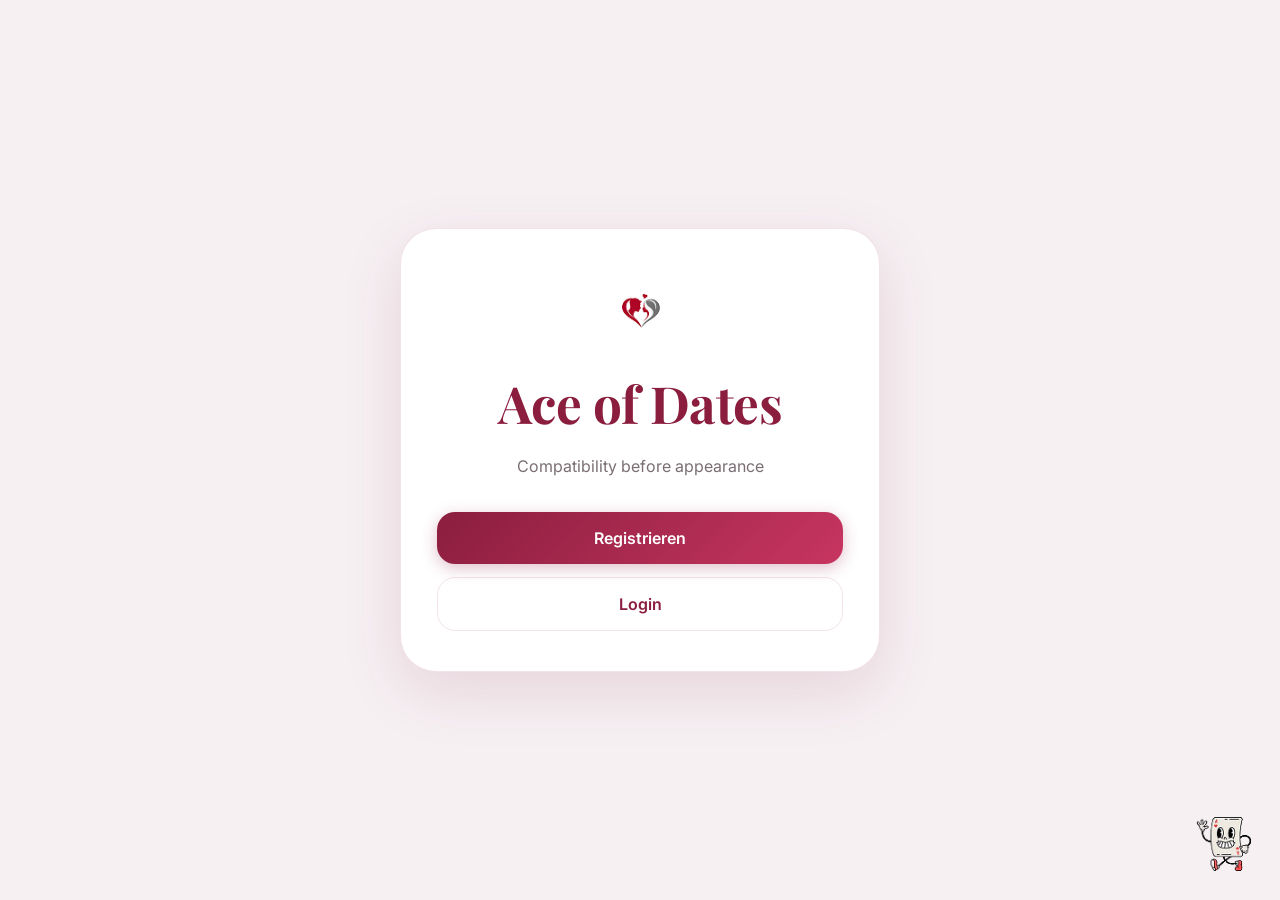
<file: project/index.html>
<!DOCTYPE html>
<html lang="en">
<head>
    <meta charset="UTF-8">
    <meta name="viewport" content="width=device-width, initial-scale=1.0">
    <link rel="stylesheet" href="./style.css">
    <script src="./script.js" defer></script> 
    <title>Ace of Dates</title>
</head>
<body>
    <main class="page-shell" id="app"></main>
</body>
</html>
</file>
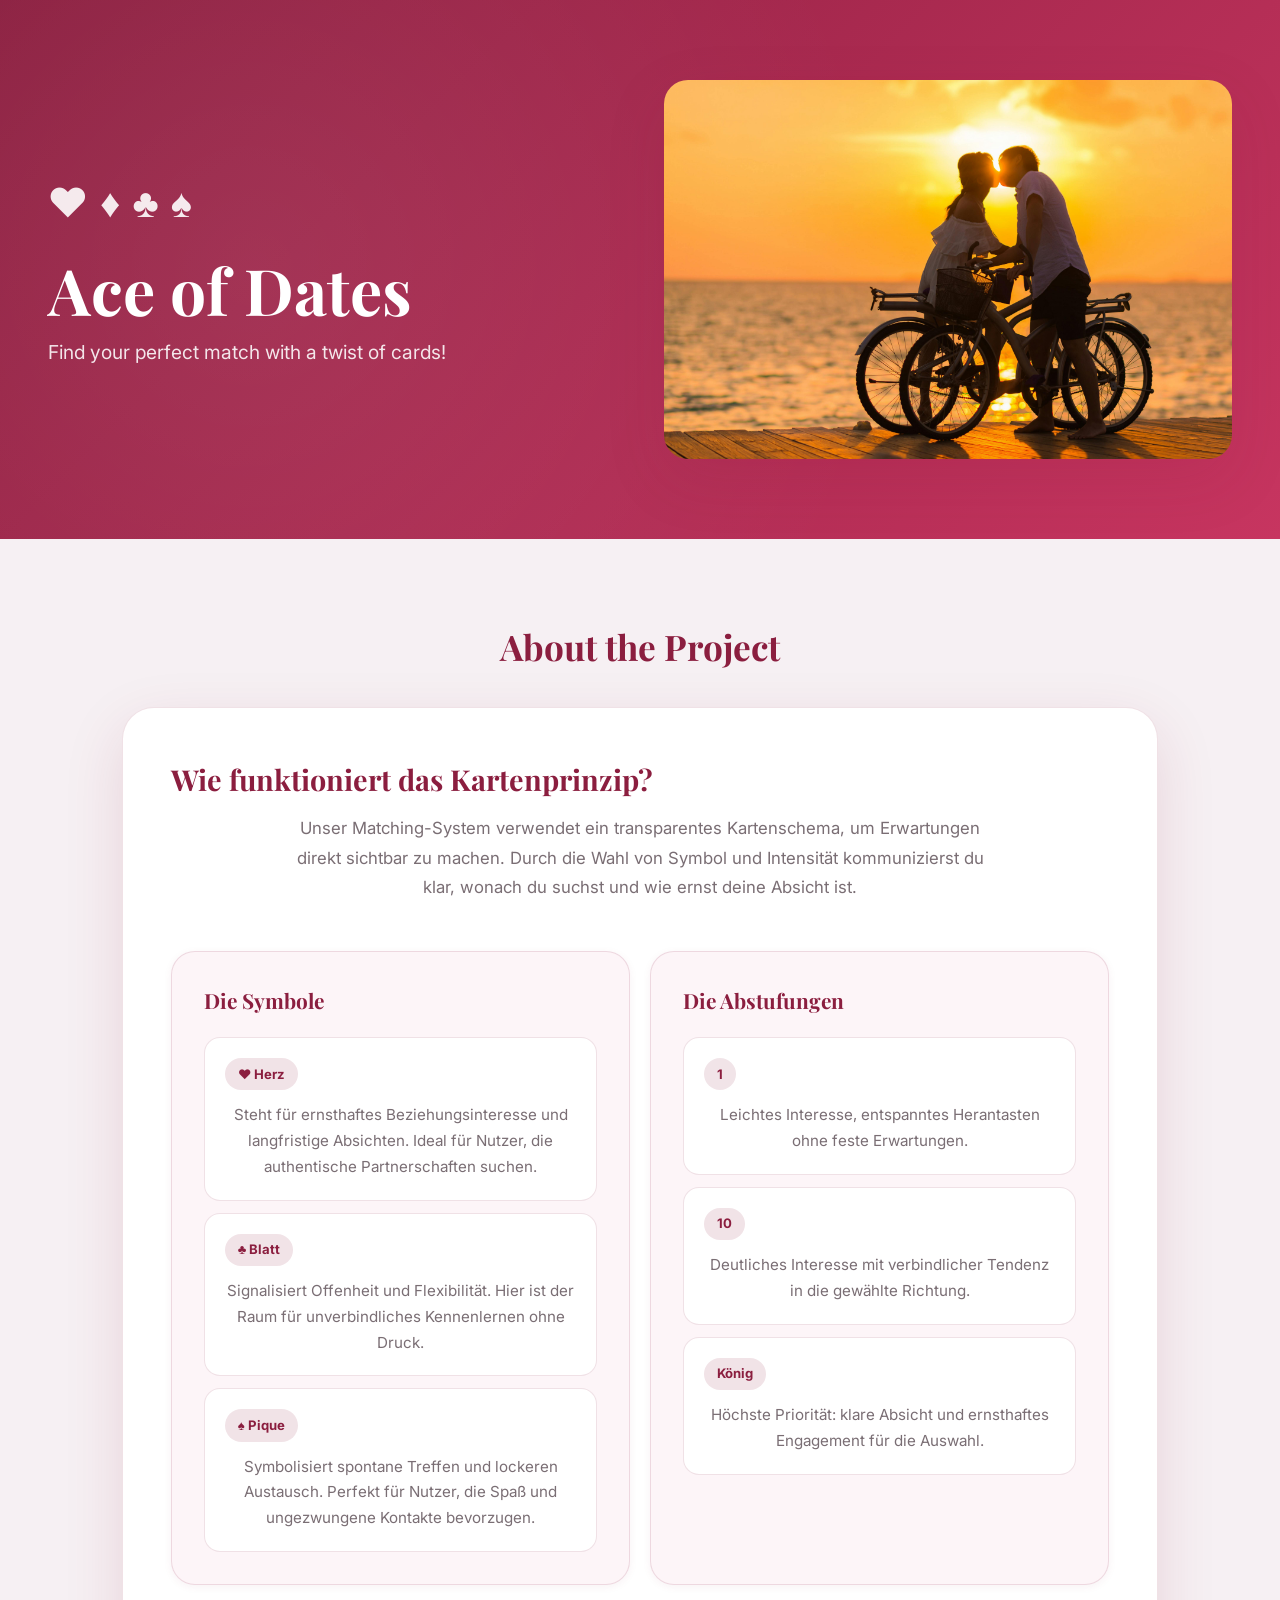
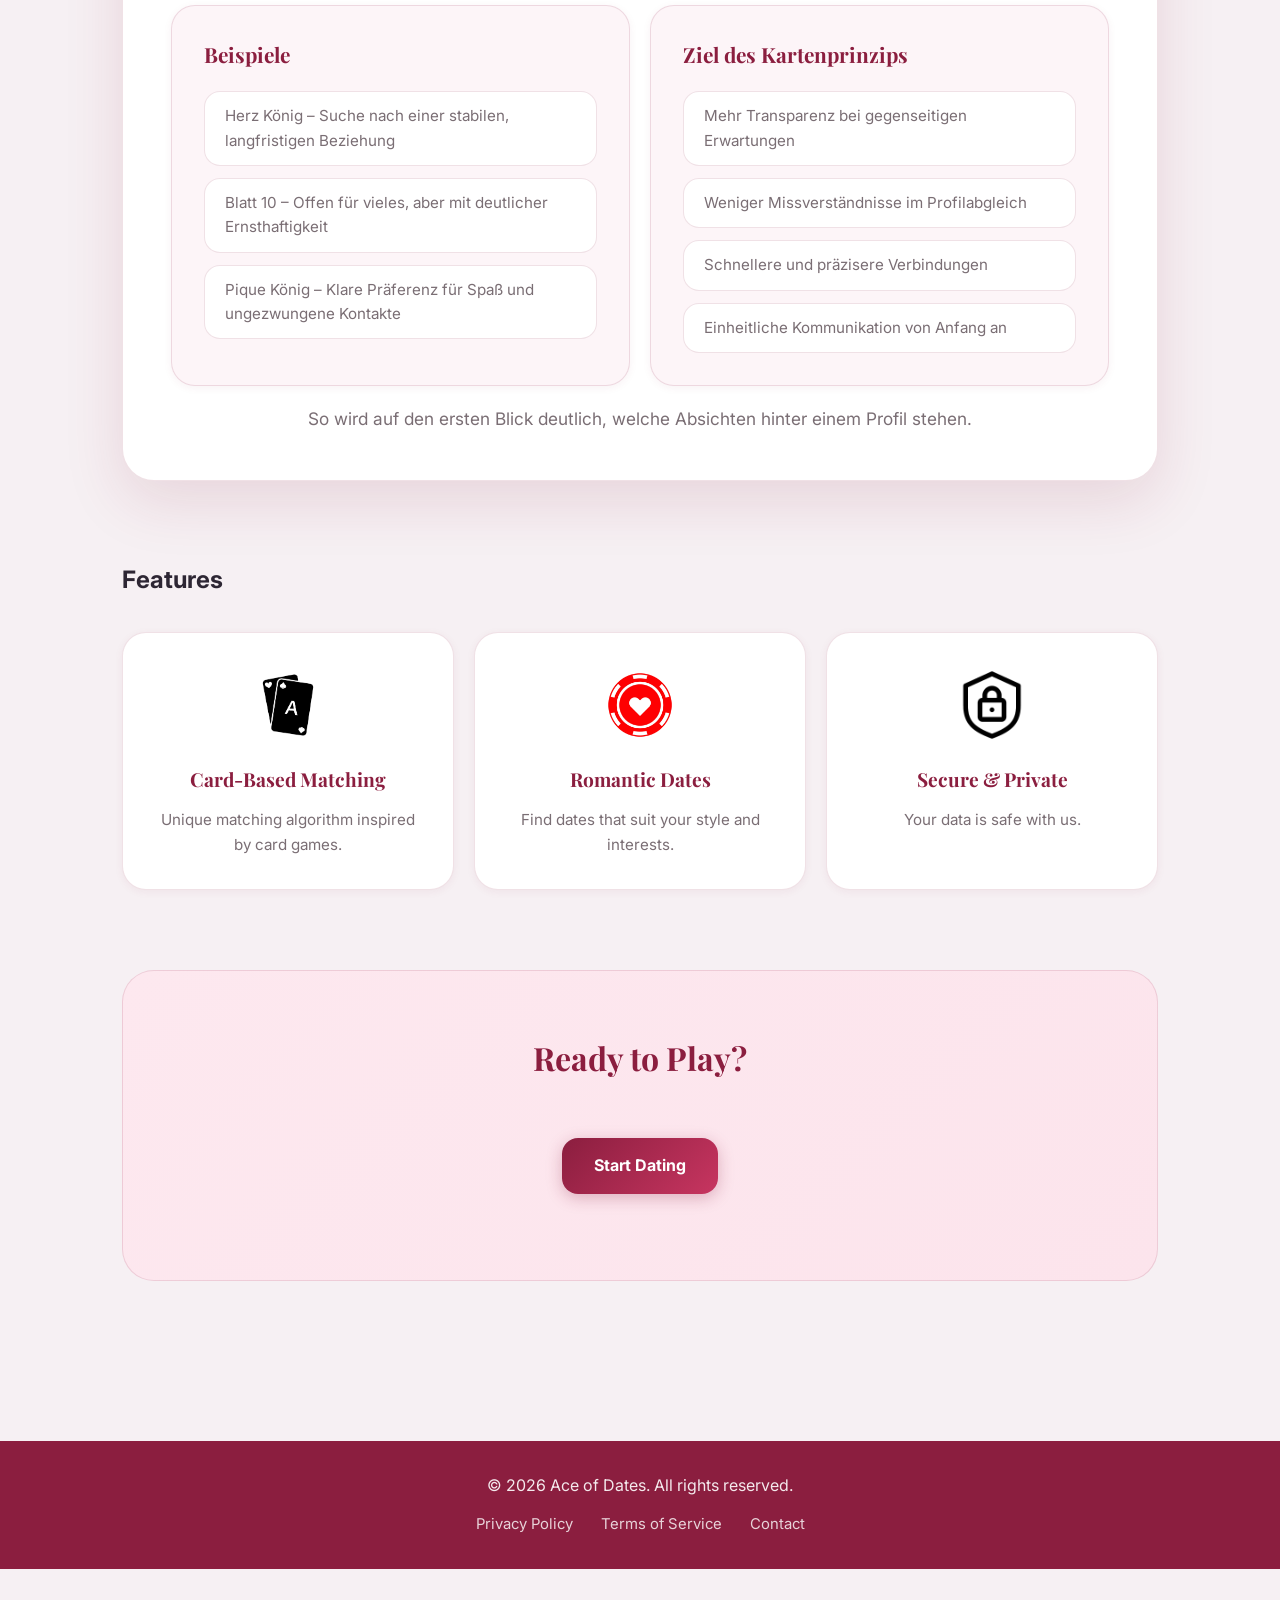
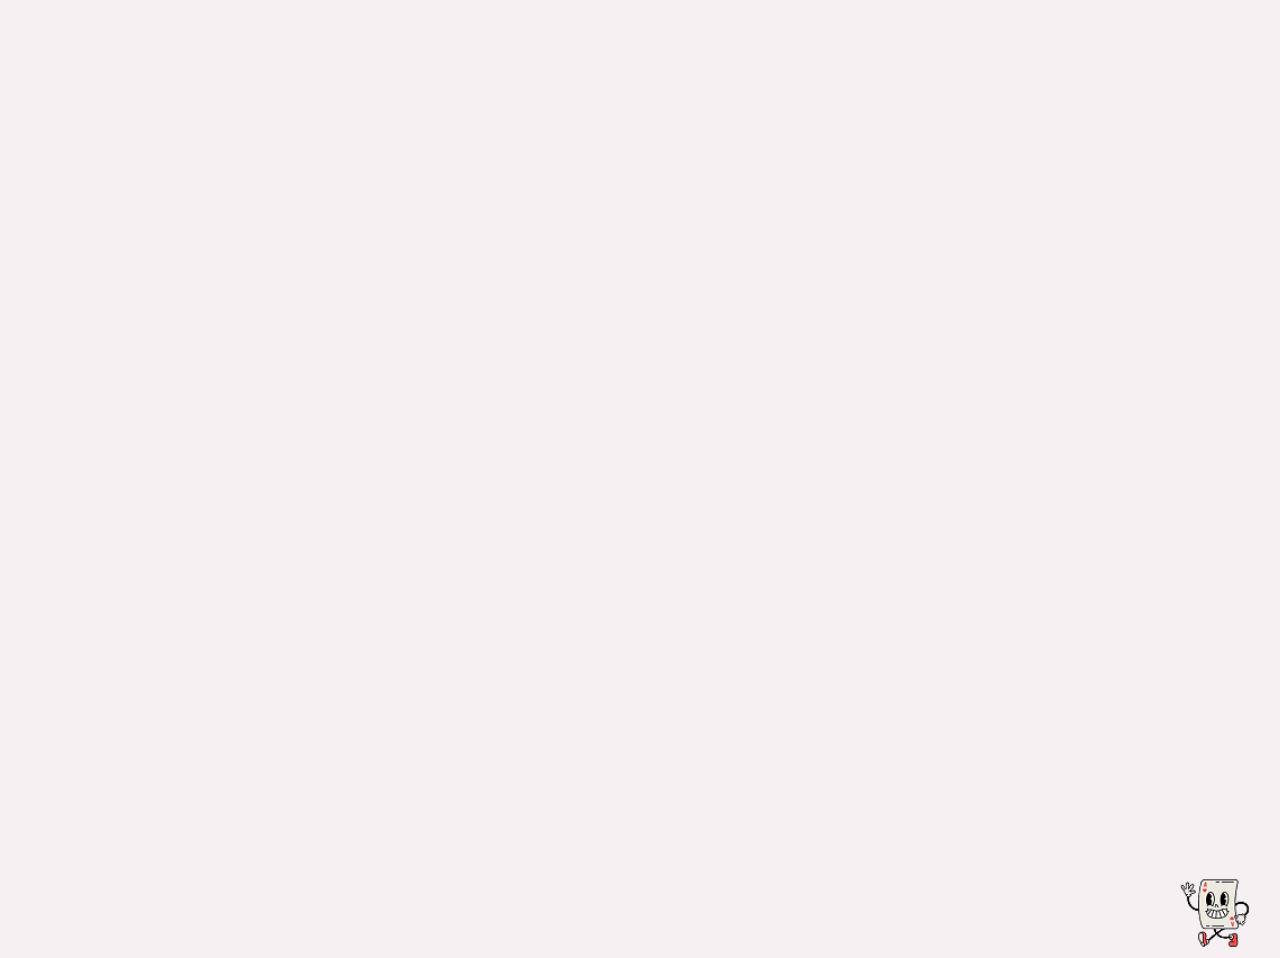
<file: project/subPages/info.html>
<!DOCTYPE html>
<html lang="en">
<head>
    <meta charset="UTF-8">
    <meta name="viewport" content="width=device-width, initial-scale=1.0">
    <link rel="stylesheet" href="../stylings/info.css">
    <title>Info - Ace of Dates</title>
</head>
<body>
    <header class="hero-section">
        <div class="hero-content">
            <div class="card-symbols">
                <span class="card-symbol">♥</span>
                <span class="card-symbol">♦</span>
                <span class="card-symbol">♣</span>
                <span class="card-symbol">♠</span>
            </div>
            <h1>Ace of Dates</h1>
            <p class="tagline">Find your perfect match with a twist of cards!</p>
        </div>
        <div class="hero-image">
            <img src="../img/datingCouple.jpg" alt="Dating Couple">
        </div>
    </header>

    <main class="main-content">
        <section class="info-section">
            <h2 style="text-align: center;">About the Project</h2>
            <div class="info-card">
                <div class="info-intro">
                    <h3>Wie funktioniert das Kartenprinzip?</h3>
                    <p>Unser Matching-System verwendet ein transparentes Kartenschema, um Erwartungen direkt sichtbar zu machen. Durch die Wahl von Symbol und Intensität kommunizierst du klar, wonach du suchst und wie ernst deine Absicht ist.</p>
                </div>
               

                <div class="info-grid">
                    <article class="info-panel">
                        <h4>Die Symbole</h4>
                        <div class="panel-list">
                            <div class="panel-item">
                                <span class="panel-tag">♥ Herz</span>
                                <p>Steht für ernsthaftes Beziehungsinteresse und langfristige Absichten. Ideal für Nutzer, die authentische Partnerschaften suchen.</p>
                            </div>
                            <div class="panel-item">
                                <span class="panel-tag">♣ Blatt</span>
                                <p>Signalisiert Offenheit und Flexibilität. Hier ist der Raum für unverbindliches Kennenlernen ohne Druck.</p>
                            </div>
                            <div class="panel-item">
                                <span class="panel-tag">♠ Pique</span>
                                <p>Symbolisiert spontane Treffen und lockeren Austausch. Perfekt für Nutzer, die Spaß und ungezwungene Kontakte bevorzugen.</p>
                            </div>
                        </div>
                    </article>

                    <article class="info-panel">
                        <h4>Die Abstufungen</h4>
                        <div class="panel-list">
                            <div class="panel-item">
                                <span class="panel-tag">1</span>
                                <p>Leichtes Interesse, entspanntes Herantasten ohne feste Erwartungen.</p>
                            </div>
                            <div class="panel-item">
                                <span class="panel-tag">10</span>
                                <p>Deutliches Interesse mit verbindlicher Tendenz in die gewählte Richtung.</p>
                            </div>
                            <div class="panel-item">
                                <span class="panel-tag">König</span>
                                <p>Höchste Priorität: klare Absicht und ernsthaftes Engagement für die Auswahl.</p>
                            </div>
                        </div>
                    </article>
                </div>

                <div class="info-grid info-grid--stacked">
                    <article class="info-panel info-panel--wide">
                        <h4>Beispiele</h4>
                        <ul class="panel-bullets">
                            <li>Herz König – Suche nach einer stabilen, langfristigen Beziehung</li>
                            <li>Blatt 10 – Offen für vieles, aber mit deutlicher Ernsthaftigkeit</li>
                            <li>Pique König – Klare Präferenz für Spaß und ungezwungene Kontakte</li>
                        </ul>
                    </article>

                    <article class="info-panel info-panel--wide">
                        <h4>Ziel des Kartenprinzips</h4>
                        <ul class="panel-bullets">
                            <li>Mehr Transparenz bei gegenseitigen Erwartungen</li>
                            <li>Weniger Missverständnisse im Profilabgleich</li>
                            <li>Schnellere und präzisere Verbindungen</li>
                            <li>Einheitliche Kommunikation von Anfang an</li>
                        </ul>
                    </article>
                </div>
                <p style="margin-top: 2%;">So wird auf den ersten Blick deutlich, welche Absichten hinter einem Profil stehen.</p>
            </div>
        </section>

        <section class="features-section">
            <h2>Features</h2>
            <div class="features-grid">
                <div class="feature-card">
                    <img class="miniLogos" src="../img/cards.png" alt="">
                    <h3>Card-Based Matching</h3>
                    <p>Unique matching algorithm inspired by card games.</p>
                </div>
                <div class="feature-card">
                    <img class="miniLogos" src="../img/coin_heart.png" alt="">
                    <h3>Romantic Dates</h3>
                    <p>Find dates that suit your style and interests.</p>
                </div>
                <div class="feature-card">
                      <img class="miniLogos" src="../img/shield.png" alt="">
                    <h3>Secure & Private</h3>
                    <p>Your data is safe with us.</p>
                </div>
            </div>
        </section>

        <section class="cta-section">
            <h2 style="margin-top:-2% ; margin-bottom: 5%;">Ready to Play?</h2>
           <a href="../index.html"><div class="btn btn-primary">Start Dating</div></a> 
        </section>
    </main>

    <footer class="footer">
        <div class="footer-content">
            <p>&copy; 2026 Ace of Dates. All rights reserved.</p>
            <div class="footer-links">
                <a href="#">Privacy Policy</a>
                <a href="#">Terms of Service</a>
                <a href="#">Contact</a>
            </div>
            <a href="./info.html"><img class="mascot" src="../img/maskotchen.png" alt="Maskottchen"></a>
        </div>
    </footer>
</body>
</html>
</file>
<file: project/style.css>
@import url('https://fonts.googleapis.com/css2?family=Inter:wght@400;500;600;700&family=Playfair+Display:wght@500;700&display=swap');

:root {
    --primary:        #8B1E3F;
    --primary-light:  #c73560;
    --primary-glow:   rgba(139, 30, 63, 0.12);
    --primary-faint:  rgba(139, 30, 63, 0.06);
    --surface:        #ffffff;
    --surface-tint:   #fdf5f8;
    --bg:             #f6f0f3;
    --text:           #2d2633;
    --text-muted:     #7a6e74;
    --border:         rgba(139, 30, 63, 0.12);
    --radius-sm:      10px;
    --radius-md:      18px;
    --radius-lg:      28px;
    --radius-xl:      36px;
    --shadow-sm:      0 2px 8px rgba(139, 30, 63, 0.06);
    --shadow-md:      0 8px 32px rgba(139, 30, 63, 0.10);
    --shadow-lg:      0 20px 60px rgba(139, 30, 63, 0.13);
    --font-display:   'Playfair Display', serif;
    --font-body:      'Inter', sans-serif;
    --transition:     0.22s ease;
}

*, *::before, *::after { box-sizing: border-box; margin: 0; padding: 0; }

html, body {
    min-height: 100%;
    font-family: var(--font-body);
    background: var(--bg);
    color: var(--text);
    -webkit-font-smoothing: antialiased;
}

a { text-decoration: none; color: inherit; }

.page-shell {
    min-height: 100vh;
    display: flex;
    align-items: center;
    justify-content: center;
    padding: 2rem;
}

.hero-card {
    width: min(100%, 480px);
    text-align: center;
    padding: 3rem 2.25rem 2.5rem;
    border-radius: var(--radius-xl);
    background: var(--surface);
    border: 1px solid var(--border);
    box-shadow: var(--shadow-lg);
    position: relative;
}

.card-symbols {
    display: flex;
    justify-content: center;
    gap: 1rem;
    margin-bottom: 1rem;
}

.card-symbol {
    font-size: 1.75rem;
    color: var(--primary);
    opacity: 0.6;
}

#logo {
    width: 72px;
    height: auto;
    margin-bottom: 1rem;
}

h1 {
    font-family: var(--font-display);
    font-size: clamp(2.4rem, 4vw, 3.5rem);
    color: var(--primary);
    letter-spacing: -0.01em;
}

.tagline {
    margin: 1rem auto 2rem;
    color: var(--text-muted);
    font-size: 1rem;
    line-height: 1.65;
    max-width: 30rem;
}

.actions { display: grid; gap: 0.8rem; }

.btn {
    width: 100%;
    border: none;
    border-radius: var(--radius-md);
    padding: 1rem 1.25rem;
    font-size: 1rem;
    font-weight: 600;
    cursor: pointer;
    transition: transform var(--transition), box-shadow var(--transition);
}

.btn-primary {
    background: linear-gradient(135deg, var(--primary), var(--primary-light));
    color: white;
    box-shadow: 0 4px 16px rgba(139, 30, 63, 0.28);
}

.btn-primary:hover {
    transform: translateY(-1px);
    box-shadow: 0 8px 24px rgba(139, 30, 63, 0.35);
}

.btn-secondary {
    background: transparent;
    color: var(--primary);
    border: 1.5px solid var(--border);
}

.btn-secondary:hover {
    background: var(--primary-faint);
}

.mascot {
    position: fixed;
    right: 1.25rem;
    bottom: 1.25rem;
    width: 72px;
    height: auto;
    cursor: pointer;
    transition: transform var(--transition);
    z-index: 100;
}
.mascot:hover { transform: scale(1.1) rotate(-5deg); }

@media (max-width: 520px) {
    .hero-card { padding: 2rem 1.25rem; }
    .mascot { width: 56px; }
}

.icon_ { width: 140px; height: 140px; margin-right: 0.4rem; }
</file>
<file: project/stylings/info.css>
@import url('https://fonts.googleapis.com/css2?family=Inter:wght@400;500;600;700&family=Playfair+Display:wght@500;700&display=swap');

:root {
    --primary:       #8B1E3F;
    --primary-light: #c73560;
    --primary-glow:  rgba(139,30,63,.12);
    --primary-faint: rgba(139,30,63,.06);
    --surface:       #ffffff;
    --surface-tint:  #fdf5f8;
    --bg:            #f6f0f3;
    --text:          #2d2633;
    --text-muted:    #7a6e74;
    --border:        rgba(139,30,63,.13);
    --r-sm:  10px;
    --r-md:  16px;
    --r-lg:  24px;
    --r-xl:  32px;
    --sh-sm: 0 2px 8px  rgba(139,30,63,.06);
    --sh-md: 0 8px 32px rgba(139,30,63,.10);
    --sh-lg: 0 20px 60px rgba(139,30,63,.13);
    --t: .2s ease;
    --font-display: 'Playfair Display', serif;
    --font-body:    'Inter', sans-serif;
    --sp-xs: .5rem;
    --sp-sm: .75rem;
    --sp-md: 1.25rem;
    --sp-lg: 2rem;
    --sp-xl: 3rem;
    --sp-2xl: 5rem;
}

*, *::before, *::after { box-sizing: border-box; margin: 0; padding: 0; }

html, body {
    min-height: 100%;
    font-family: var(--font-body);
    background: var(--bg);
    color: var(--text);
    -webkit-font-smoothing: antialiased;
    line-height: 1.6;
}

a { text-decoration: none; color: inherit; }

.hero-section {
    display: flex;
    align-items: center;
    justify-content: space-between;
    gap: var(--sp-xl);
    padding: var(--sp-2xl) var(--sp-xl);
    background: linear-gradient(135deg, var(--primary) 0%, var(--primary-light) 100%);
    color: #fff;
    min-height: 55vh;
    position: relative;
    overflow: hidden;
}
.hero-section::before {
    content: '';
    position: absolute;
    inset: 0;
    background: radial-gradient(circle at 20% 50%, rgba(255,255,255,.07), transparent 60%);
    pointer-events: none;
}

.hero-content { flex: 1; z-index: 1; }

.card-symbols {
    display: flex;
    gap: var(--sp-sm);
    margin-bottom: var(--sp-md);
}
.card-symbol {
    font-size: 2.5rem;
    animation: float 3s ease-in-out infinite;
    opacity: .9;
}
.card-symbol:nth-child(1) { animation-delay: 0s; }
.card-symbol:nth-child(2) { animation-delay: .4s; }
.card-symbol:nth-child(3) { animation-delay: .8s; }
.card-symbol:nth-child(4) { animation-delay: 1.2s; }

@keyframes float {
    0%, 100% { transform: translateY(0); }
    50%       { transform: translateY(-8px); }
}

.hero-section h1 {
    font-family: var(--font-display);
    font-size: clamp(2.8rem, 5vw, 4.5rem);
    font-weight: 700;
    line-height: 1.1;
    margin-bottom: var(--sp-sm);
}
.hero-section .tagline {
    font-size: 1.2rem;
    opacity: .88;
    max-width: 36rem;
    line-height: 1.65;
}

.hero-image {
    flex: 1;
    display: flex;
    justify-content: center;
    z-index: 1;
}
.hero-image img {
    max-width: 100%;
    height: auto;
    border-radius: var(--r-lg);
    box-shadow: var(--sh-lg);
}

.main-content {
    max-width: 1100px;
    margin: 0 auto;
    padding: var(--sp-2xl) var(--sp-lg);
}

.info-section { margin-bottom: var(--sp-2xl); }
.info-section h2 {
    font-family: var(--font-display);
    font-size: 2.2rem;
    color: var(--primary);
    margin-bottom: var(--sp-lg);
    text-align: center;
}
.info-section p {
    max-width: 700px;
    margin: 0 auto;
    font-size: 1.08rem;
    color: var(--text-muted);
    text-align: center;
}

.info-card {
    background: var(--surface);
    border-radius: var(--r-xl);
    box-shadow: var(--sh-lg);
    border: 1px solid var(--border);
    padding: var(--sp-xl);
}

.info-intro { margin-bottom: var(--sp-xl); }
.info-intro h3 {
    font-family: var(--font-display);
    font-size: 1.8rem;
    color: var(--primary);
    margin-bottom: var(--sp-sm);
}
.info-intro p {
    font-size: 1.05rem;
    color: var(--text-muted);
    line-height: 1.75;
}

.info-grid {
    display: grid;
    grid-template-columns: repeat(auto-fit, minmax(300px, 1fr));
    gap: var(--sp-md);
}
.info-grid--stacked { margin-top: var(--sp-md); }

.info-panel {
    background: var(--surface-tint);
    border-radius: var(--r-lg);
    border: 1px solid var(--border);
    padding: var(--sp-lg);
    box-shadow: var(--sh-sm);
}
.info-panel h4 {
    font-family: var(--font-display);
    font-size: 1.3rem;
    color: var(--primary);
    margin-bottom: var(--sp-md);
}

.panel-list { display: flex; flex-direction: column; gap: var(--sp-sm); }

.panel-item {
    background: var(--surface);
    border-radius: var(--r-md);
    padding: var(--sp-md);
    border: 1px solid var(--border);
}
.panel-tag {
    display: inline-flex;
    align-items: center;
    gap: .4rem;
    padding: .35rem .8rem;
    border-radius: 999px;
    background: var(--primary-glow);
    color: var(--primary);
    font-weight: 700;
    font-size: .82rem;
    margin-bottom: var(--sp-sm);
}
.panel-item p {
    color: var(--text-muted);
    font-size: .95rem;
    line-height: 1.7;
}

.panel-bullets {
    list-style: none;
    display: flex;
    flex-direction: column;
    gap: var(--sp-sm);
}
.panel-bullets li {
    background: var(--surface);
    padding: var(--sp-sm) var(--sp-md);
    border-radius: var(--r-md);
    border: 1px solid var(--border);
    color: var(--text-muted);
    font-size: .95rem;
}

.features-grid {
    display: grid;
    grid-template-columns: repeat(auto-fit, minmax(240px, 1fr));
    gap: var(--sp-md);
    margin-top: var(--sp-lg);
}
.feature-card {
    background: var(--surface);
    border-radius: var(--r-lg);
    border: 1px solid var(--border);
    padding: var(--sp-lg);
    box-shadow: var(--sh-sm);
    transition: transform var(--t), box-shadow var(--t);
    text-align: center;
}
.feature-card:hover {
    transform: translateY(-4px);
    box-shadow: var(--sh-md);
}
.feature-icon { font-size: 2.5rem; margin-bottom: var(--sp-sm); }
.feature-card h3 {
    font-family: var(--font-display);
    font-size: 1.2rem;
    color: var(--primary);
    margin-bottom: var(--sp-sm);
}
.feature-card p { color: var(--text-muted); font-size: .95rem; line-height: 1.65; }

.cta-section {
    background: linear-gradient(135deg, #fde8ef, #fce4ec);
    border-radius: var(--r-xl);
    border: 1px solid var(--border);
    padding: var(--sp-2xl) var(--sp-lg);
    text-align: center;
    margin: var(--sp-2xl) 0;
}
.cta-section h2 {
    font-family: var(--font-display);
    font-size: 2rem;
    color: var(--primary);
    margin-bottom: var(--sp-md);
}
.cta-section p {
    color: var(--text-muted);
    margin-bottom: var(--sp-lg);
    font-size: 1.05rem;
}

.btn {
    display: inline-block;
    border: none;
    border-radius: var(--r-md);
    padding: .95rem 2rem;
    font-family: var(--font-body);
    font-size: 1rem;
    font-weight: 700;
    cursor: pointer;
    transition: transform var(--t), box-shadow var(--t);
    text-decoration: none;
}
.btn-primary {
    background: linear-gradient(135deg, var(--primary), var(--primary-light));
    color: #fff;
    box-shadow: 0 4px 16px rgba(139,30,63,.28);
    margin: .4rem;
}
.btn-primary:hover {
    transform: translateY(-1px);
    box-shadow: 0 8px 24px rgba(139,30,63,.35);
}
.btn-secondary {
    background: transparent;
    color: var(--primary);
    border: 1.5px solid var(--border);
    margin: .4rem;
}
.btn-secondary:hover { background: var(--primary-faint); }

.footer {
    background: var(--primary);
    color: rgba(255,255,255,.9);
    padding: var(--sp-lg) var(--sp-xl);
    text-align: center;
}
.footer-content { max-width: 1100px; margin: 0 auto; }
.footer-links { margin-top: var(--sp-sm); }
.footer-links a {
    color: rgba(255,255,255,.8);
    margin: 0 var(--sp-sm);
    font-size: .93rem;
    transition: opacity var(--t);
}
.footer-links a:hover { opacity: .6; }

.mascot {
    position: absolute;
    width: 90px;
    height: auto;
    right: var(--sp-md);
    top: 452%;
    z-index: 10;
    transition: transform var(--t);
}
.mascot:hover { transform: scale(1.08) rotate(-4deg); }

.miniLogos {
    width: 80px;
    height: auto;
    margin-bottom: var(--sp-sm);
   
}

@media (max-width: 768px) {
    .hero-section {
        flex-direction: column;
        text-align: center;
        padding: var(--sp-xl) var(--sp-lg);
        min-height: auto;
    }
    .card-symbols { justify-content: center; }
    .hero-image { margin-top: var(--sp-lg); }
    .main-content { padding: var(--sp-xl) var(--sp-md); }
    .info-card { padding: var(--sp-lg); }
    .cta-section .btn { display: block; margin: var(--sp-sm) auto; width: fit-content; }
    .mascot { width: 64px; }
}
</file>
